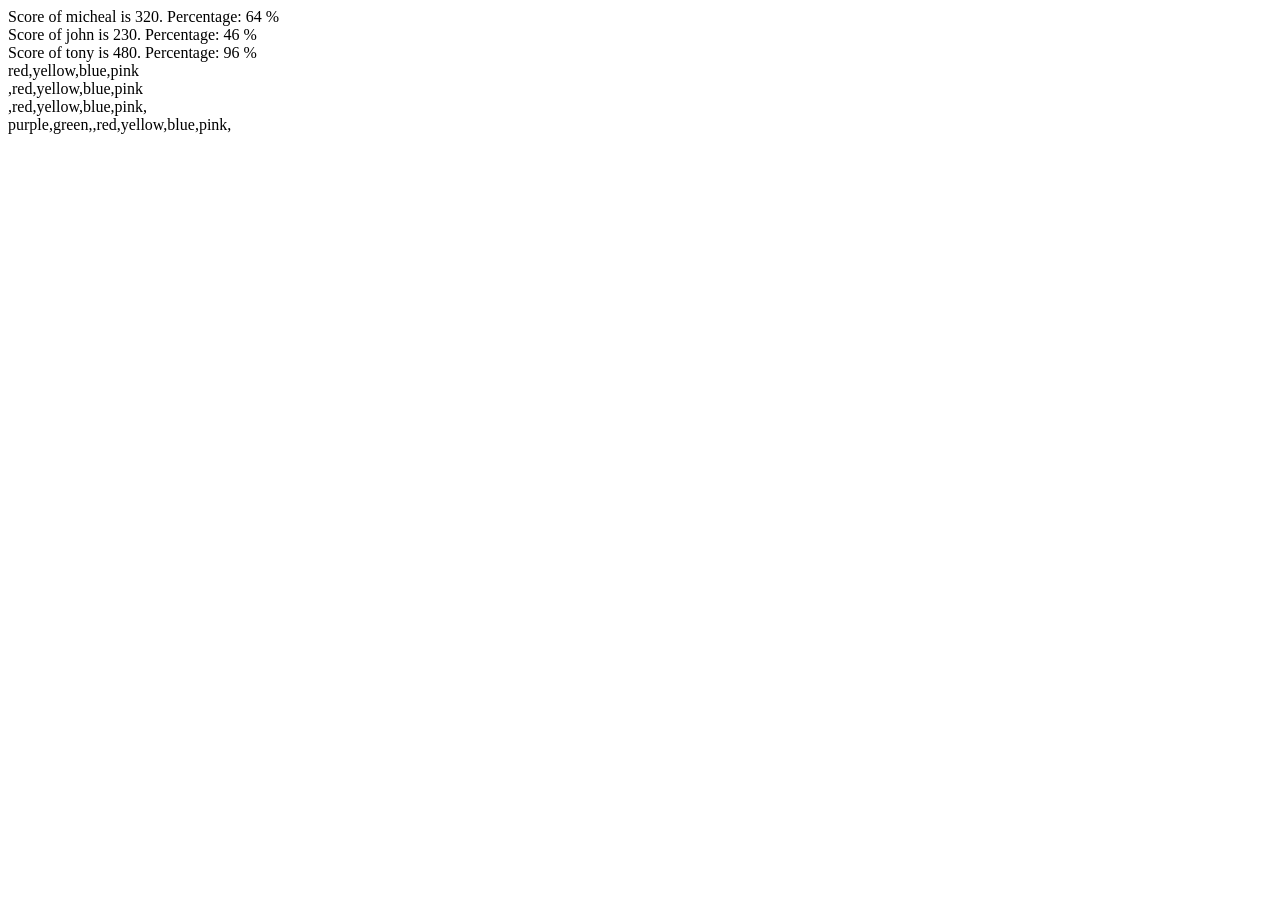
<file: index.html>
<!DOCTYPE html>
<html lang="en">
<head>
    <meta charset="UTF-8">
    <meta name="viewport" content="width=device-width, initial-scale=1.0">
    <title>Document</title>
</head>
<body>
   
    <script src="app.js"></script>
</body>
</html>
</file>
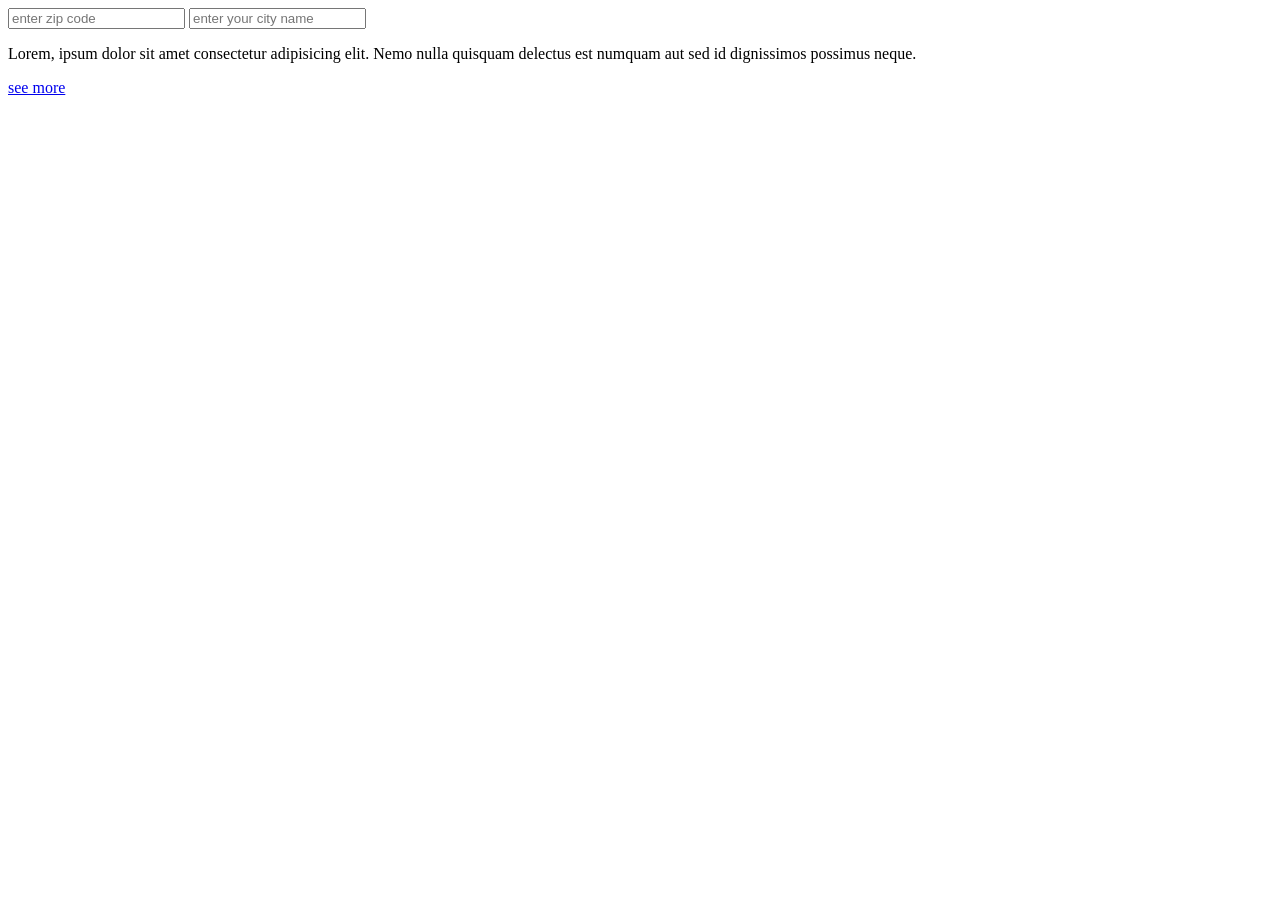
<file: class 28/index.html>
<!DOCTYPE html>
<html lang="en">
<head>
    <meta charset="UTF-8">
    <meta name="viewport" content="width=device-width, initial-scale=1.0">
    <title>Document</title>
</head>
<body>
    <input type="number" id="zip" onblur="getCity()" placeholder="enter zip code" minlength="4">
    <input type="text" id="city" onblur="getZip()" placeholder="enter your city name">

    <p id="contracted"> Lorem, ipsum dolor sit amet consectetur adipisicing elit. Nemo nulla quisquam delectus est numquam aut sed id dignissimos possimus neque.</p> 
    <a href="JavaScript:void(0)" onclick="expandText()" id="link">see more</a>
    <p id="expanded"></p>


    <script src="app.js"></script>
</body>
</html>
</file>
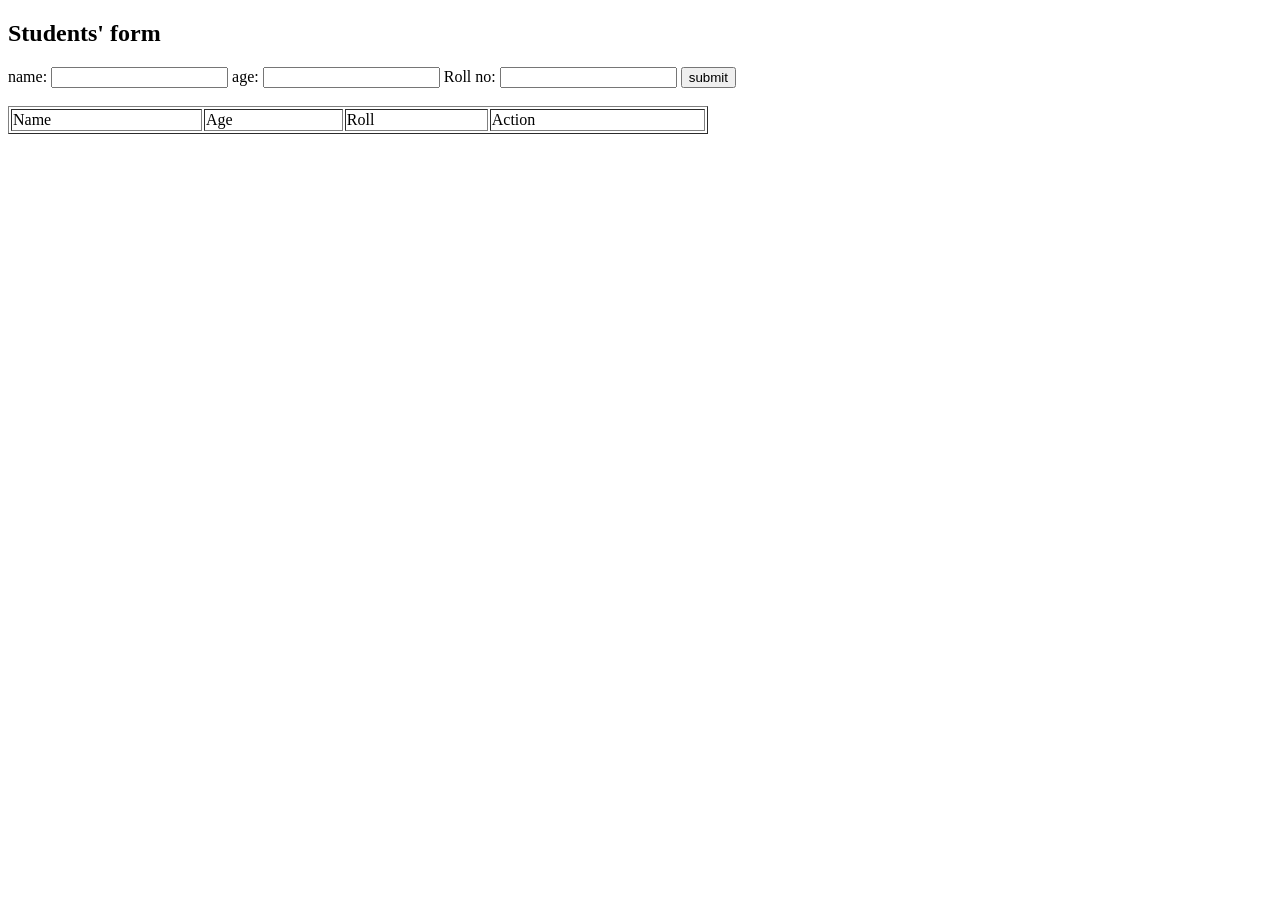
<file: class 29/index.html>
<!DOCTYPE html>
<html lang="en">
<head>
    <meta charset="UTF-8">
    <meta name="viewport" content="width=device-width, initial-scale=1.0">
    <title>Document</title>
</head>
<body>
    <!-- <table>
        <tr>
            <td>0</td>
            <td>jhon</td>
            <td>10</td>
            <td><button onclick="deleteRow(this)">delete</button></td>
            <td><button onclick="updateForm(this)">update</button></td>
        </tr>
        <tr>
            <td>1</td>
            <td>fem</td>
            <td>10</td>
            <td><button onclick="deleteRow(this)">delete</button></td>
            <td><button onclick="updateForm(this)">update</button></td>
        </tr>
        <tr>
            <td>2</td>
            <td>tem</td>
            <td>10</td>
            <td><button onclick="deleteRow(this)">delete</button></td>
            <td><button onclick="updateForm(this)">update</button></td>
        </tr>
        <tr>
            <td>3</td>
            <td>pam</td>
            <td>10</td>
            <td><button onclick="deleteRow(this)">delete</button></td>
            <td><button onclick="updateForm(this)">update</button></td>
        </tr>
        <tr>
            <td>4</td>
            <td>mark</td>
            <td>8</td>
            <td><button onclick="deleteRow(this)">delete</button></td>
            <td><button onclick="updateForm(this)">update</button></td>
        </tr>
        <tr>
            <td>5</td>
            <td>james</td>
            <td>10</td>
            <td><button onclick="deleteRow(this)">delete</button></td>
            <td><button onclick="updateForm(this)">update</button></td>
        </tr>
        <tr>
            <td>6</td>
            <td>ben</td>
            <td>10</td>
            <td><button onclick="deleteRow(this)">delete</button></td>
            <td><button onclick="updateForm(this)">update</button></td>
        </tr>
        <tr>
            <td>7</td>
            <td>sam</td>
            <td>1</td>
            <td><button onclick="deleteRow(this)">delete</button></td>
            <td><button onclick="updateForm(this)">update</button></td>
        </tr>
        <tr>
            <td>8</td>
            <td>doe</td>
            <td>7</td>
            <td><button onclick="deleteRow(this)">delete</button></td>
            <td><button onclick="updateForm(this)">update</button></td>
        </tr>
        <tr>
            <td>9</td>
            <td>ken</td>
            <td>10</td>
            <td><button onclick="deleteRow(this)">delete</button></td>
            <td><button onclick="updateForm(this)">update</button></td>
        </tr>
       </table>

       <div id="form" onclick="displayForm()">
        <label for="">Roll no.<input type="number"></label>
        <label for="">Name<input type="text"></label>
        <label for="">Marks<input type="number"></label>
       </div> -->
       <h2>Students' form</h2>

       <form action="" onsubmit="addStudent(event)" onclick="formAction(event)">
        <label for="">name: <input type="text" required id="name"></label>
        <label for="">age: <input type="number" required id="age"></label>
        <label for="">Roll no: <input type="number" required id="roll"></label>
        <button type="submit" onclick="studentTableBody()">submit</button>
       </form> <br>

       <table border="1" border-spacing="20" cell-padding="20" width="700">
        <thead>
            <tr>
                <td>Name</td>
                <td>Age</td>
                <td>Roll</td>
                <td>Action</td>
            </tr>
        </thead>
        <tbody id="studentTableBody">
            

        </tbody>
       </table>
    <script src="app.js"></script>
</body>
</html>
</file>
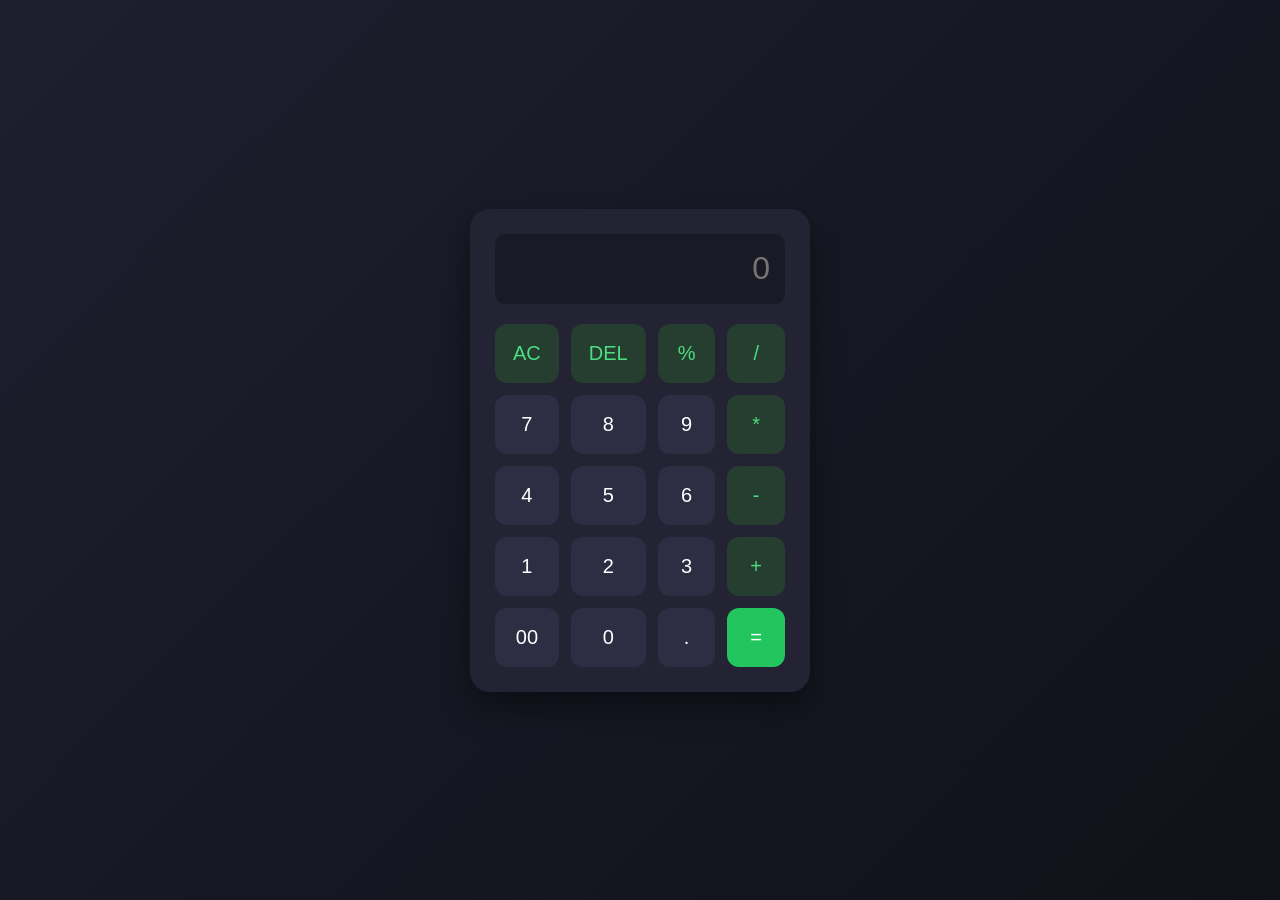
<file: class 30/index.html>
<!DOCTYPE html>
<html lang="en">
<head>
    <meta charset="UTF-8">
    <meta name="viewport" content="width=device-width, initial-scale=1.0">
    <title>Document</title>
    <link rel="stylesheet" href="style.css">
</head>
<body>

    <div class="calculator">
        <!-- Display Screen -->
        <input type="text" id="display" readonly placeholder="0">

        <!-- Calculator Buttons -->
        <div class="buttons">
            <!-- Row 1 -->
            <button class="btn operator" onclick="clearDisplay()">AC</button>
            <button class="btn operator" onclick="deleteLast()">DEL</button>
            <button class="btn operator" onclick="appendValue('%')">%</button>
            <button class="btn operator" onclick="appendValue('/')">/</button>

            <!-- Row 2 -->
            <button class="btn" onclick="appendValue('7')">7</button>
            <button class="btn" onclick="appendValue('8')">8</button>
            <button class="btn" onclick="appendValue('9')">9</button>
            <button class="btn operator" onclick="appendValue('*')">*</button>

            <!-- Row 3 -->
            <button class="btn" onclick="appendValue('4')">4</button>
            <button class="btn" onclick="appendValue('5')">5</button>
            <button class="btn" onclick="appendValue('6')">6</button>
            <button class="btn operator" onclick="appendValue('-')">-</button>

            <!-- Row 4 -->
            <button class="btn" onclick="appendValue('1')">1</button>
            <button class="btn" onclick="appendValue('2')">2</button>
            <button class="btn" onclick="appendValue('3')">3</button>
            <button class="btn operator" onclick="appendValue('+')">+</button>

            <!-- Row 5 -->
            <button class="btn" onclick="appendValue('00')">00</button>
            <button class="btn" onclick="appendValue('0')">0</button>
            <button class="btn" onclick="appendValue('.')">.</button>
            <button class="btn equal" onclick="calculate()">=</button>
        </div>
    </div>

    <script src="app.js"></script>
</body>
</html>
</file>
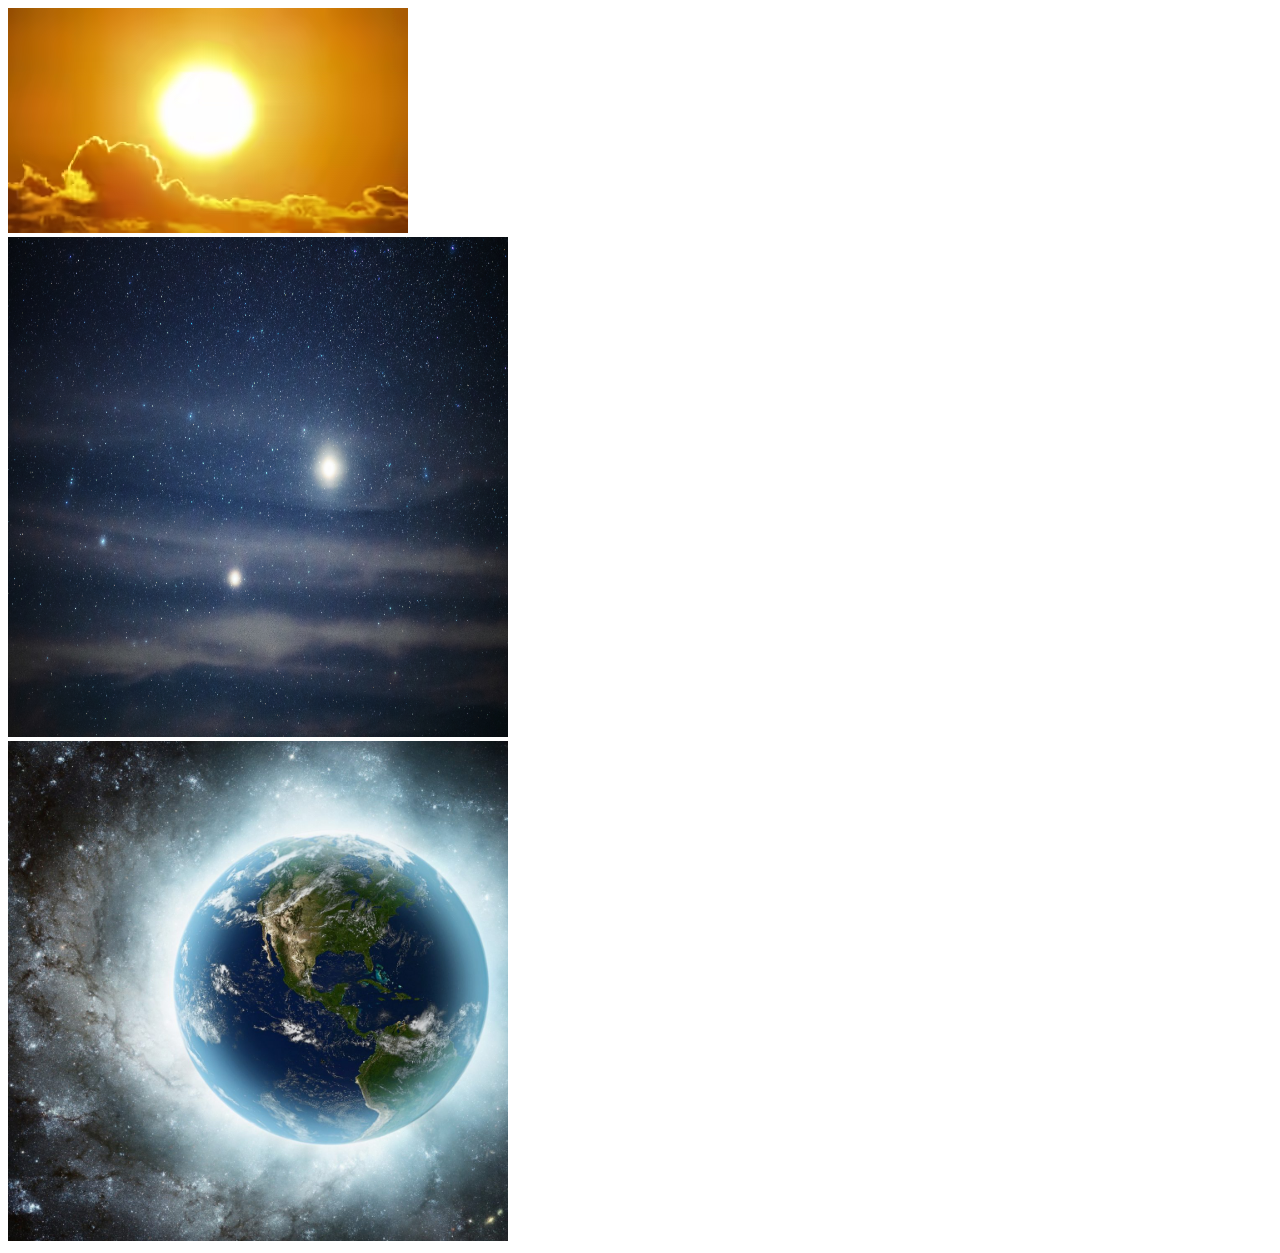
<file: class 31/index.html>
<!DOCTYPE html>
<html lang="en">
<head>
    <meta charset="UTF-8">
    <meta name="viewport" content="width=device-width, initial-scale=1.0">
    <title>Document</title>
    <link rel="stylesheet" href="style.css">
</head>
<body>
    <img src="pexels-pixabay-301599-1.avif" alt="" onclick="hideImg(this)" id="sun" class="img"> <br>
    <img src="images/5PYgfCqAeg97nVZXxwQc9X.jpg" alt="" id="sky" onmouseover= "changePic(id, 'images/b03.jpg')"> <br>
    <img src="images/Earth-life-.jpg" alt="" id="earth" onmouseover="changePic(id, 'images/modis_wonderglobe_lrg.jpg')">
    


    <script src="app.js"></script>
</body>
</html>
</file>
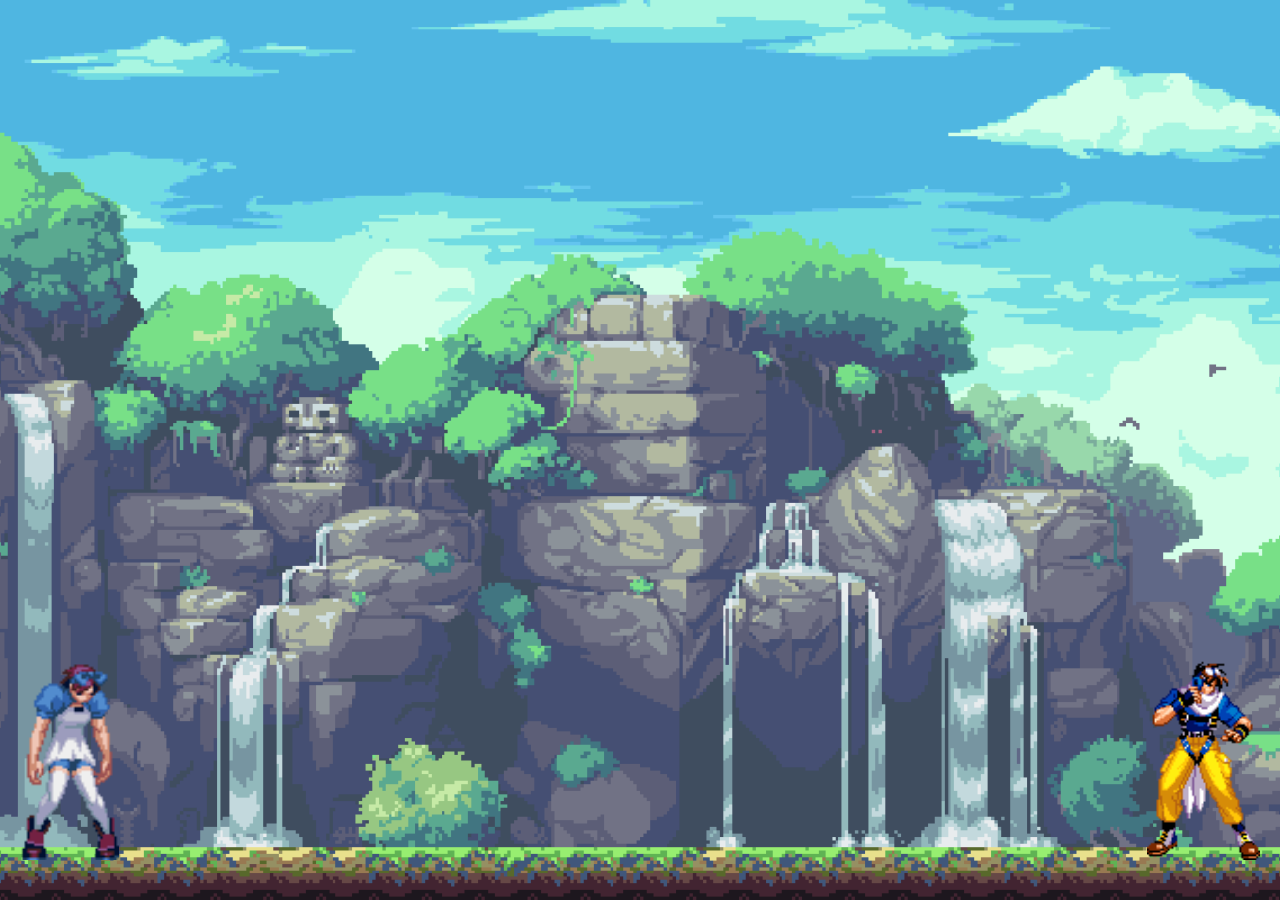
<file: class 32/index.html>
<!DOCTYPE html>
<html lang="en">
<head>
    <meta charset="UTF-8">
    <meta name="viewport" content="width=device-width, initial-scale=1.0">
    <title>Document</title>
    <link rel="stylesheet" href="style.css">
</head>
<body>
    <div class="container">
        <img class="char" id="char1" src="assets/images/alicestance.gif" alt="">
        <img class="char" id="char2" src="assets/images/alfred-realstance1.gif" alt="">
    </div>
    <script src="app.js"></script>
</body>
</html>
</file>
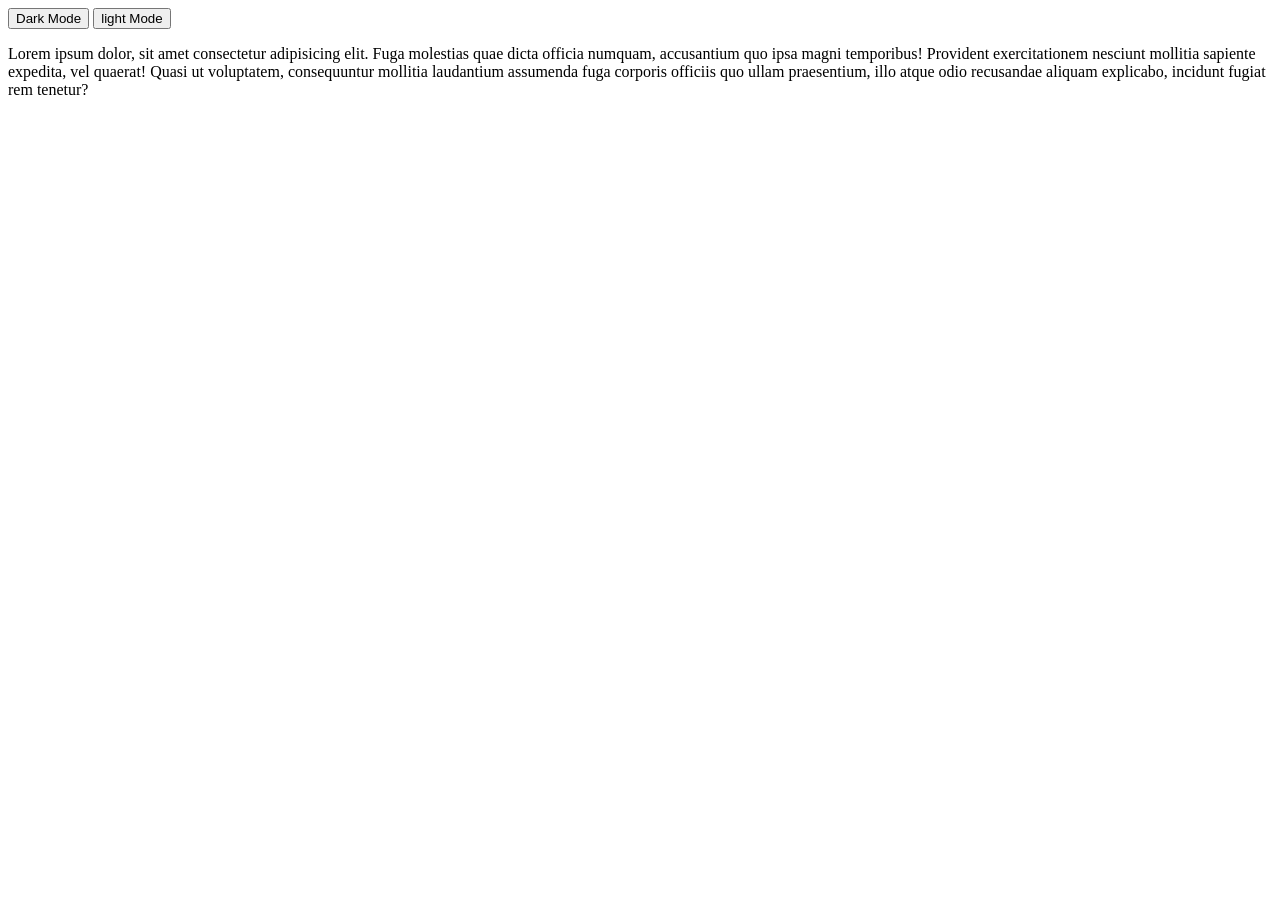
<file: class 33/index.html>
<!DOCTYPE html>
<html lang="en">
<head>
    <meta charset="UTF-8">
    <meta name="viewport" content="width=device-width, initial-scale=1.0">
    <title>Document</title>
</head>
<body>
    <button onclick="darkMode()">Dark Mode</button>
    <button  onclick="lightMode()">light Mode</button>

    <p id="para">Lorem ipsum dolor, sit amet consectetur adipisicing elit. Fuga molestias quae dicta officia numquam, accusantium quo ipsa magni temporibus! Provident exercitationem nesciunt mollitia sapiente expedita, vel quaerat! Quasi ut voluptatem, consequuntur mollitia laudantium assumenda fuga corporis officiis quo ullam praesentium, illo atque odio recusandae aliquam explicabo, incidunt fugiat rem tenetur?</p>


    <script src="app.js"></script>
</body>
</html>
</file>
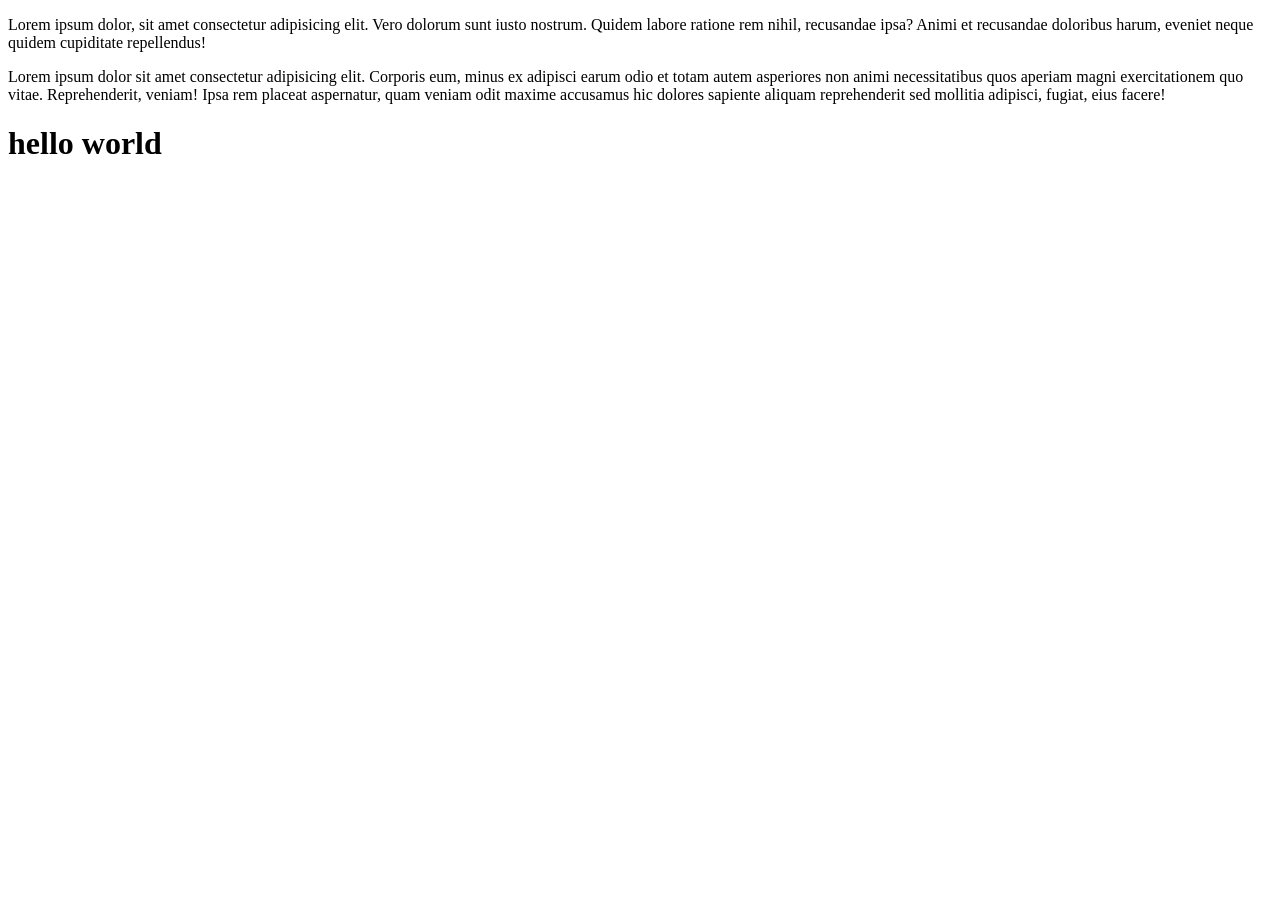
<file: class 35/index.html>
<!DOCTYPE html>
<html lang="en">
<head>
    <meta charset="UTF-8">
    <meta name="viewport" content="width=device-width, initial-scale=1.0">
    <title>Document</title>
</head>
<body>

    <div id="main">
        <p>Lorem ipsum dolor, sit amet consectetur adipisicing elit. Vero dolorum sunt iusto nostrum. Quidem labore ratione rem nihil, recusandae ipsa? Animi et recusandae doloribus harum, eveniet neque quidem cupiditate repellendus!</p>
        <p>Lorem ipsum dolor sit amet consectetur adipisicing elit. Corporis eum, minus ex adipisci earum odio et totam autem asperiores non animi necessitatibus quos aperiam magni exercitationem quo vitae. Reprehenderit, veniam! Ipsa rem placeat aspernatur, quam veniam odit maxime accusamus hic dolores sapiente aliquam reprehenderit sed mollitia adipisci, fugiat, eius facere!</p>
    </div>
    <script src="app.js"></script>
</body>
</html>
</file>
<file: class 30/style.css>
/* Reset margins and set font framework */
* {
    margin: 0;
    padding: 0;
    box-sizing: border-box;
    font-family: 'Segoe UI', Tahoma, Geneva, Verdana, sans-serif;
}

/* Center the calculator viewport-wide */
body {
    display: flex;
    justify-content: center;
    align-items: center;
    height: 100vh;
    background: linear-gradient(135deg, #1e1e2f, #111119);
}

/* Main Container */
.calculator {
    background-color: #232334;
    padding: 25px;
    border-radius: 20px;
    box-shadow: 0px 15px 30px rgba(0, 0, 0, 0.4);
    width: 340px;
}

/* Input Display Box */
#display {
    width: 100%;
    height: 70px;
    border: none;
    background-color: #1a1a26;
    color: #ffffff;
    font-size: 2rem;
    text-align: right;
    padding: 15px;
    border-radius: 10px;
    margin-bottom: 20px;
    outline: none;
}

/* Grid Layout for Grid Buttons */
.buttons {
    display: grid;
    grid-template-columns: repeat(4, 1fr);
    gap: 12px;
}

/* Universal Button Styles */
.btn {
    padding: 18px;
    font-size: 1.25rem;
    border: none;
    border-radius: 12px;
    background-color: #2d2d44;
    color: #ffffff;
    cursor: pointer;
    transition: background 0.2s, transform 0.1s;
}

/* Button Hover State */
.btn:hover {
    background-color: #3d3d5c;
}

/* Button Press Effect */
.btn:active {
    transform: scale(0.95);
}

/* Color accents for functional keys */
.operator {
    color: #4ade80; 
    background-color: #263e30;
}

.operator:hover {
    background-color: #345441;
}

/* Distinct equals button accent */
.equal {
    background-color: #22c55e;
    color: #ffffff;
    grid-column: span 1; /* Adjust if you want a wider button */
}

.equal:hover {
    background-color: #16a34a;
}
</file>
<file: class 31/style.css>
.hide {
    display: none;
}
#sky {
    height: 500px;
    width: 500px;
}
#earth {
    height: 500px;
    width: 500px;
}
</file>
<file: class 32/style.css>
*{
    margin: 0px;
    padding: 0px;
    box-sizing: border-box;
}
.container {
    position: relative;
    background-image: url(assets/gif/background.gif);
    background-size: cover;
    width: 100%;
    height: 100vh;
    background-position: bottom;
}
.char {
    position: absolute;
    bottom: 40px;
    height: 200px;
}
#char2 {
    right: 20px;
}
#char1 {
    left: 20px;
}
</file>
